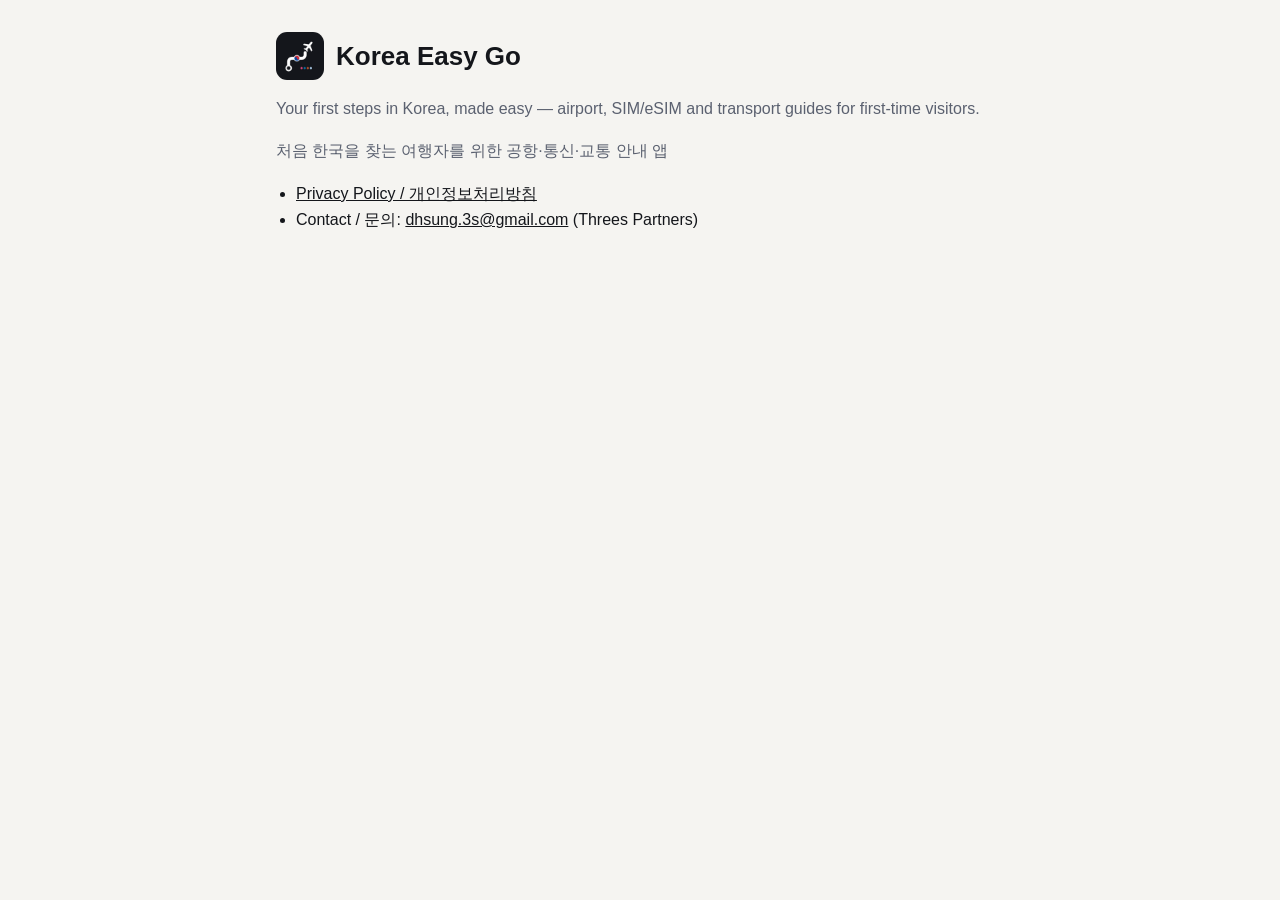
<file: index.html>
<!doctype html>
<html lang="en">
<head>
<meta charset="utf-8">
<meta name="viewport" content="width=device-width,initial-scale=1">
<title>Korea Easy Go</title>
<link rel="icon" href="icon.png">
<link rel="stylesheet" href="style.css">
</head>
<body>
<main>
  <header><img src="icon.png" alt=""><h1>Korea Easy Go</h1></header>
  <p class="muted">Your first steps in Korea, made easy — airport, SIM/eSIM and transport guides for first-time visitors.</p>
  <p class="muted">처음 한국을 찾는 여행자를 위한 공항·통신·교통 안내 앱</p>
  <ul>
    <li><a href="privacy/">Privacy Policy / 개인정보처리방침</a></li>
    <li>Contact / 문의: <a href="mailto:dhsung.3s@gmail.com">dhsung.3s@gmail.com</a> (Threes Partners)</li>
  </ul>
</main>
</body>
</html>
</file>
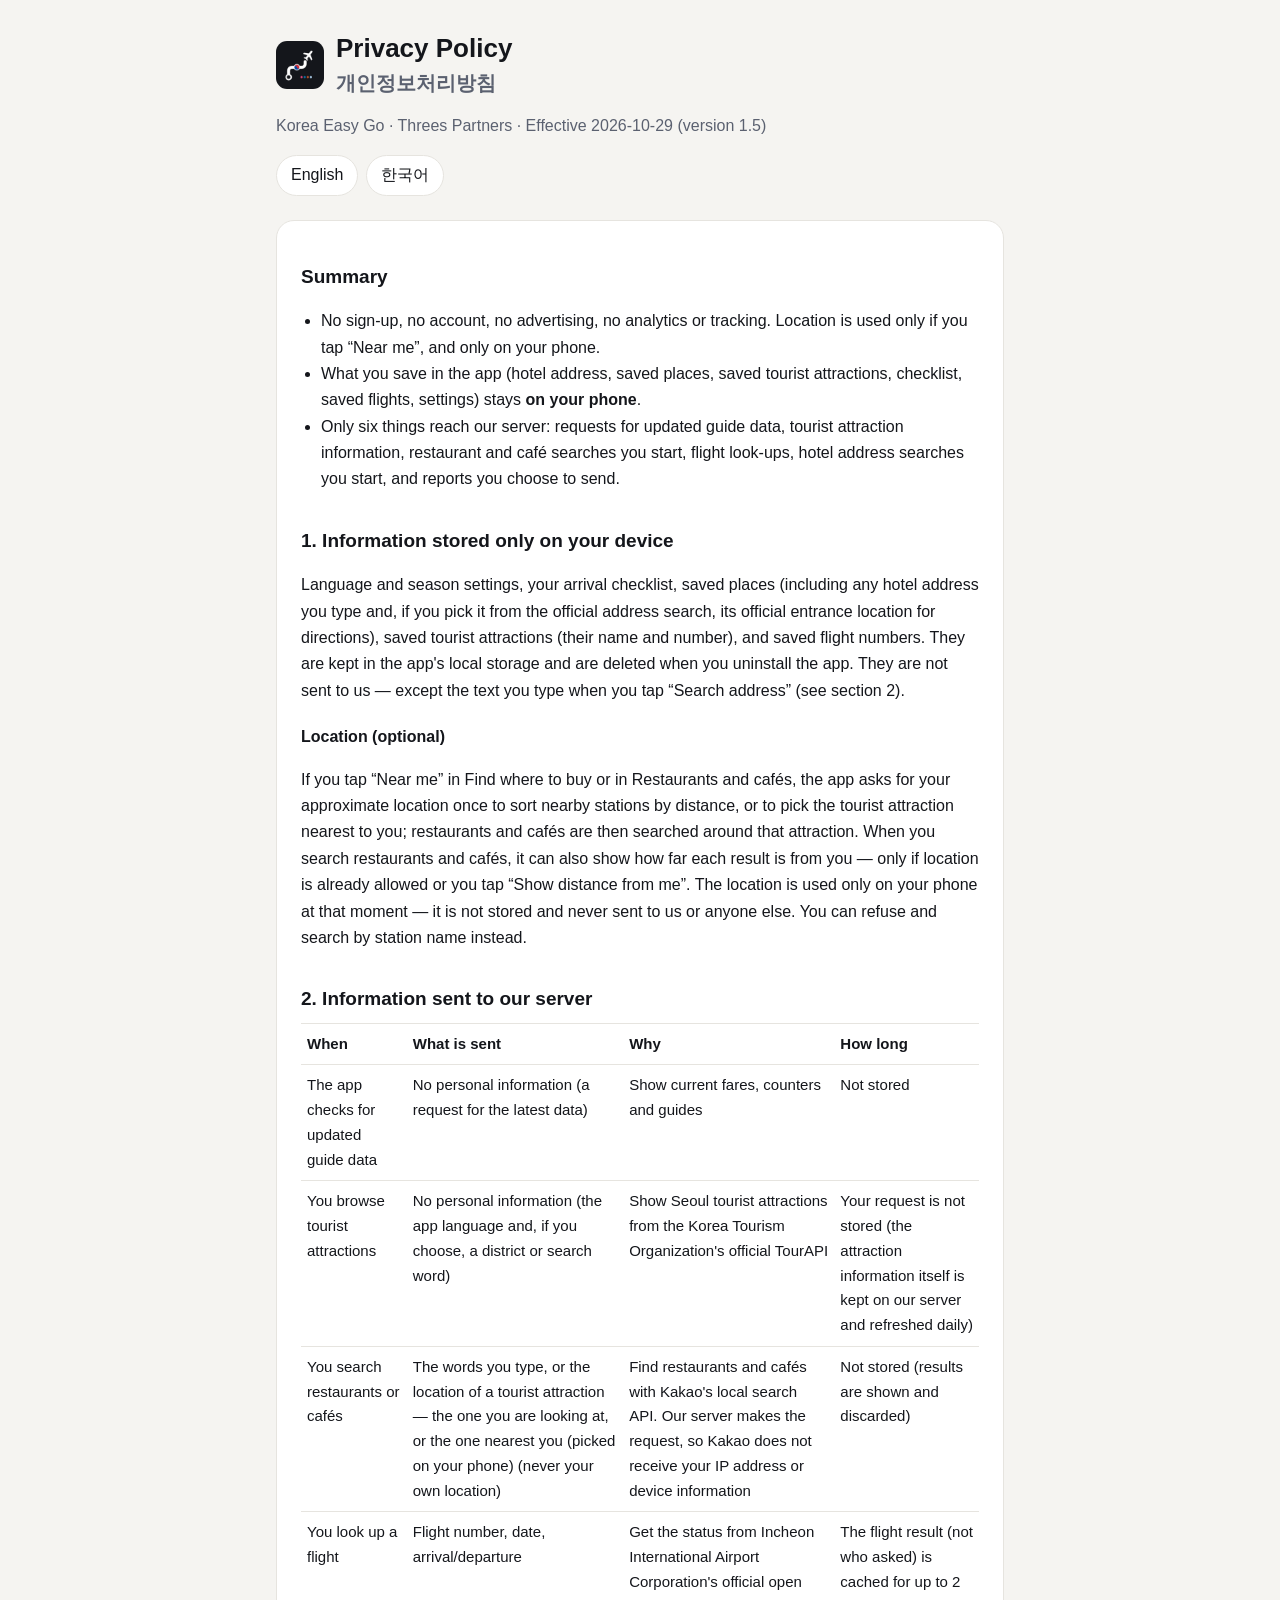
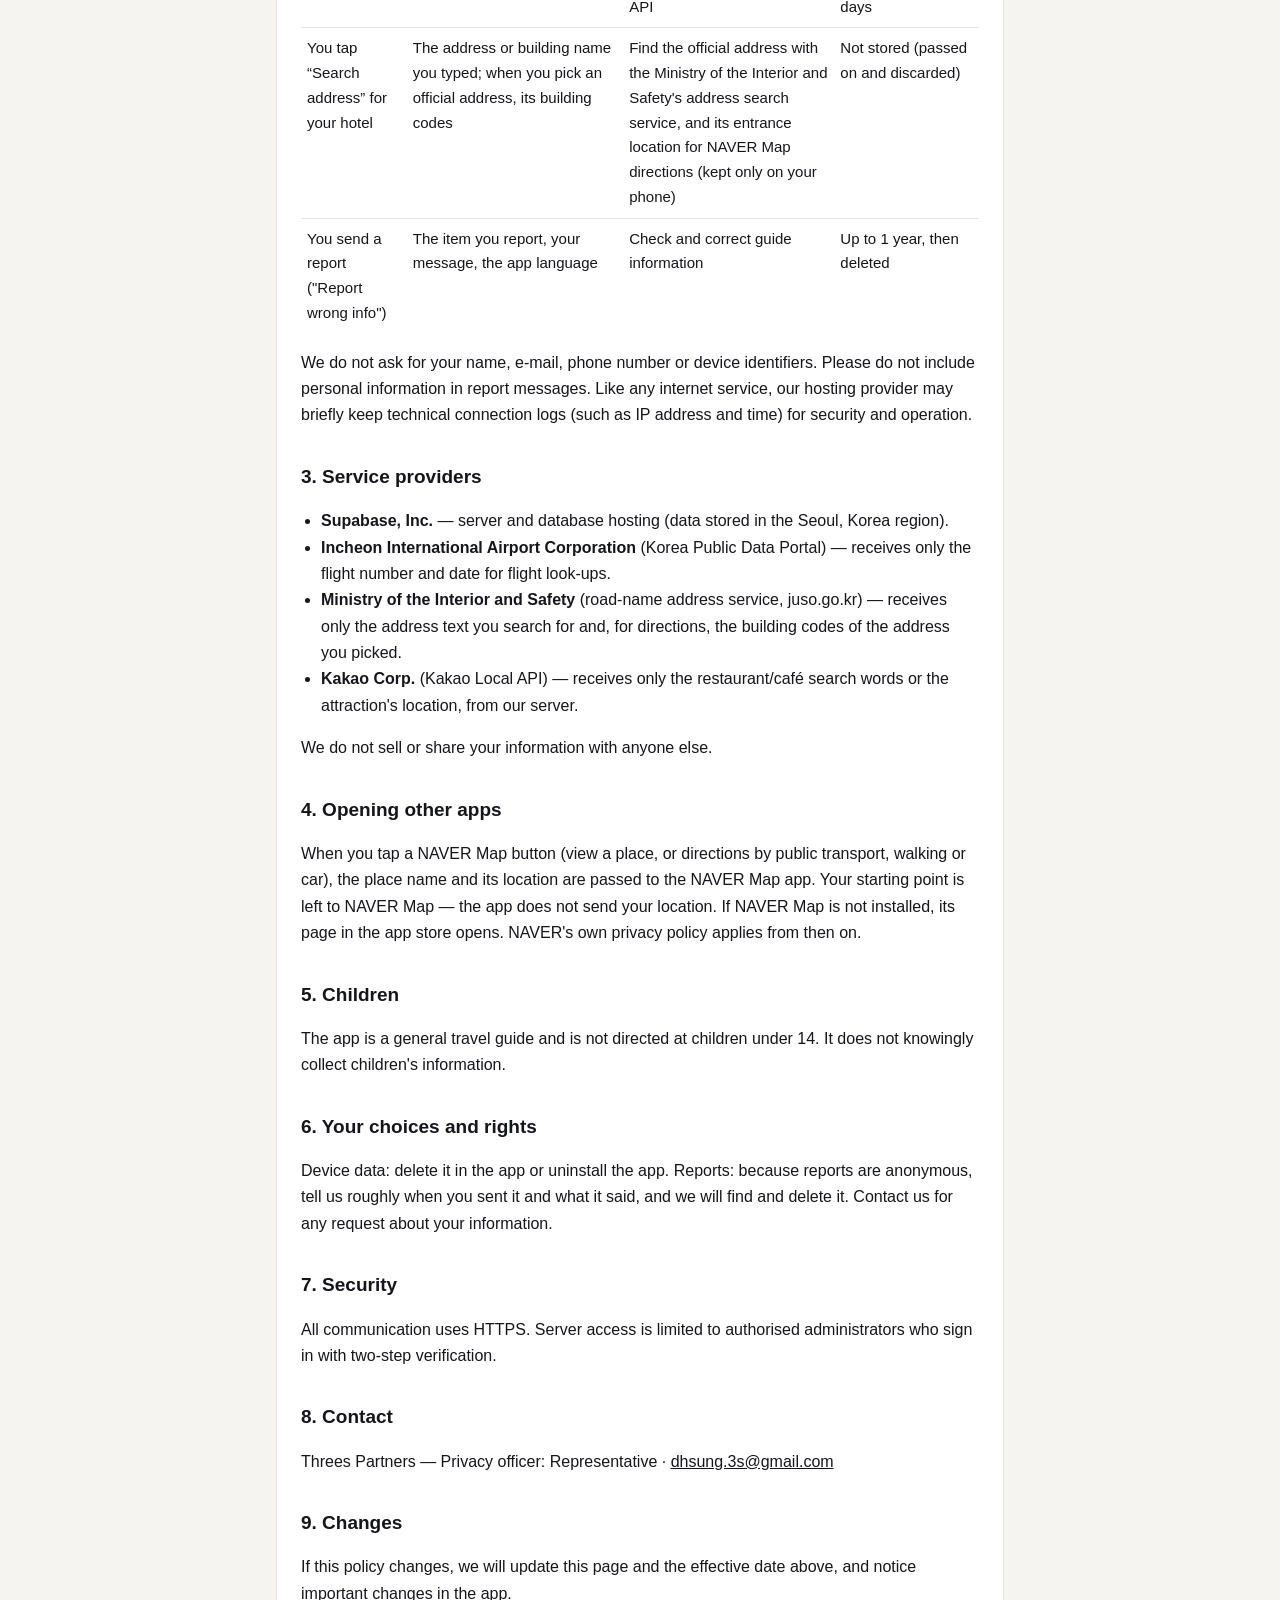
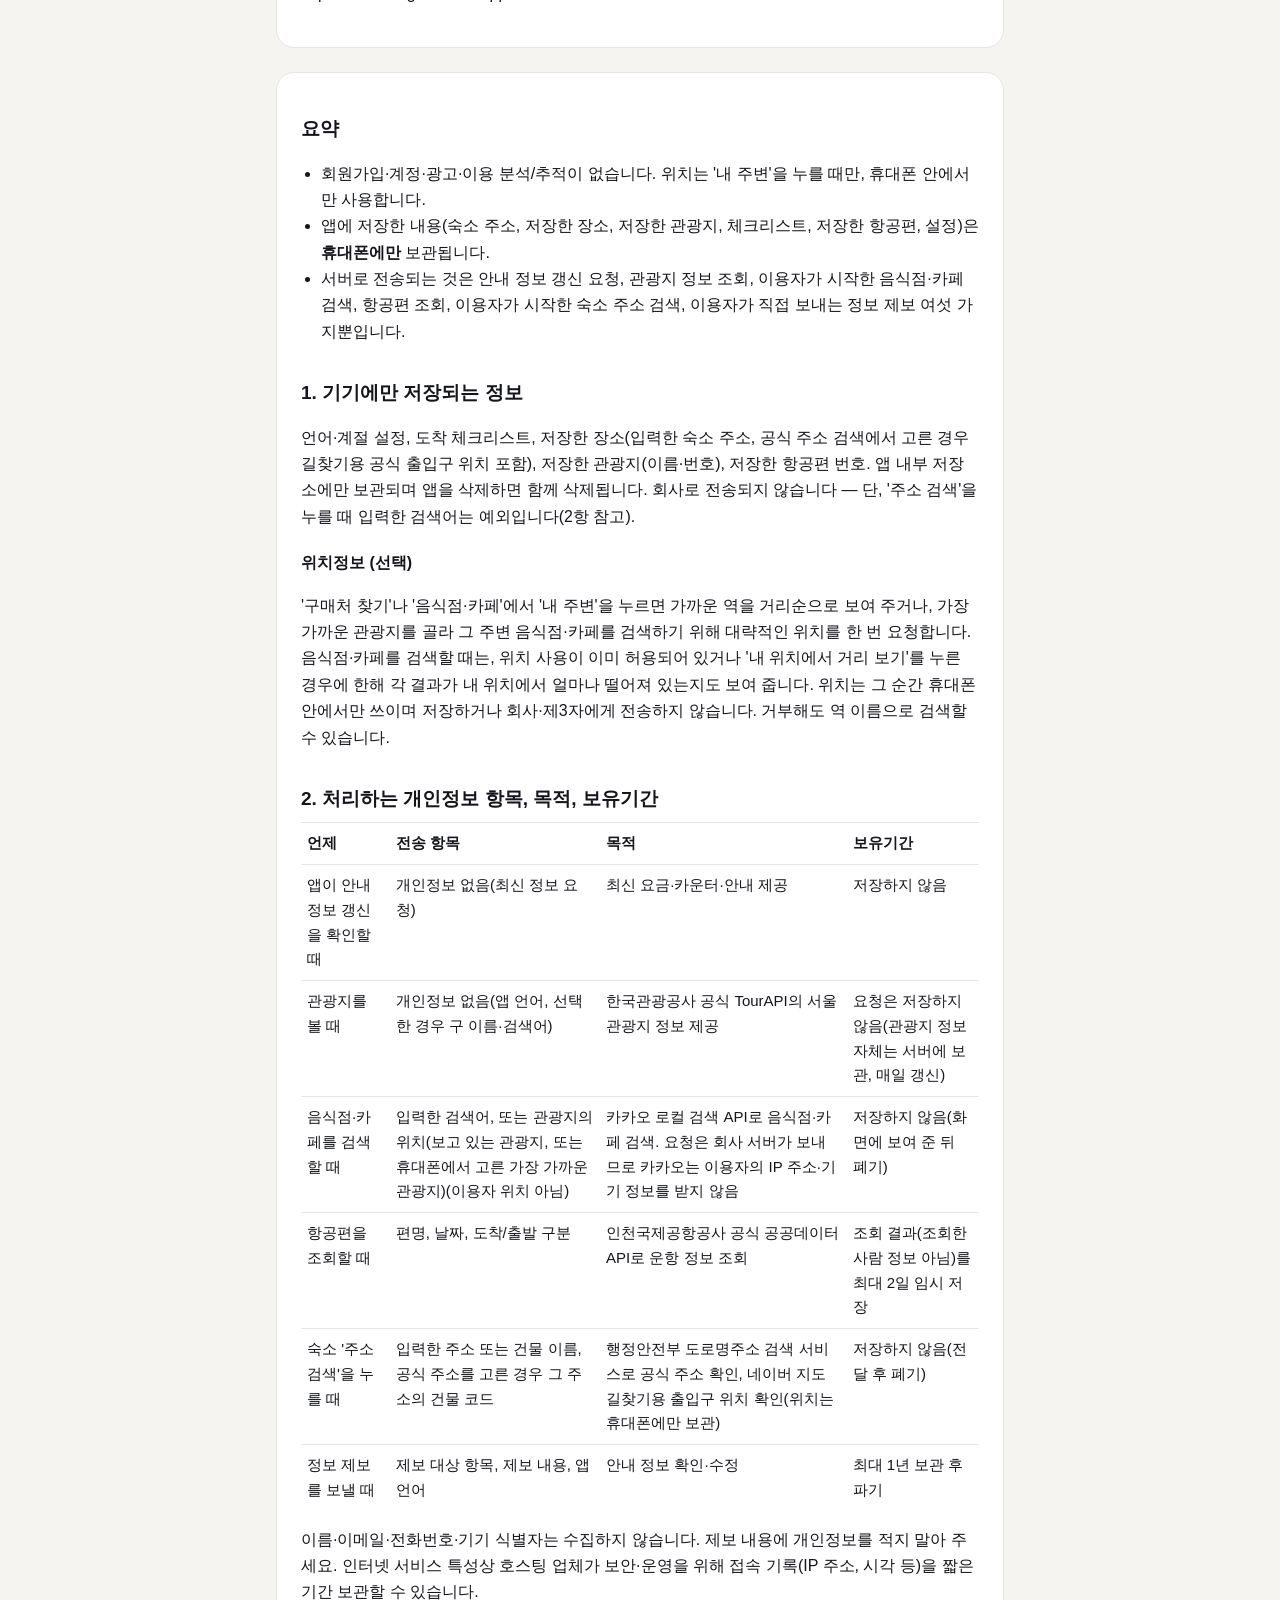
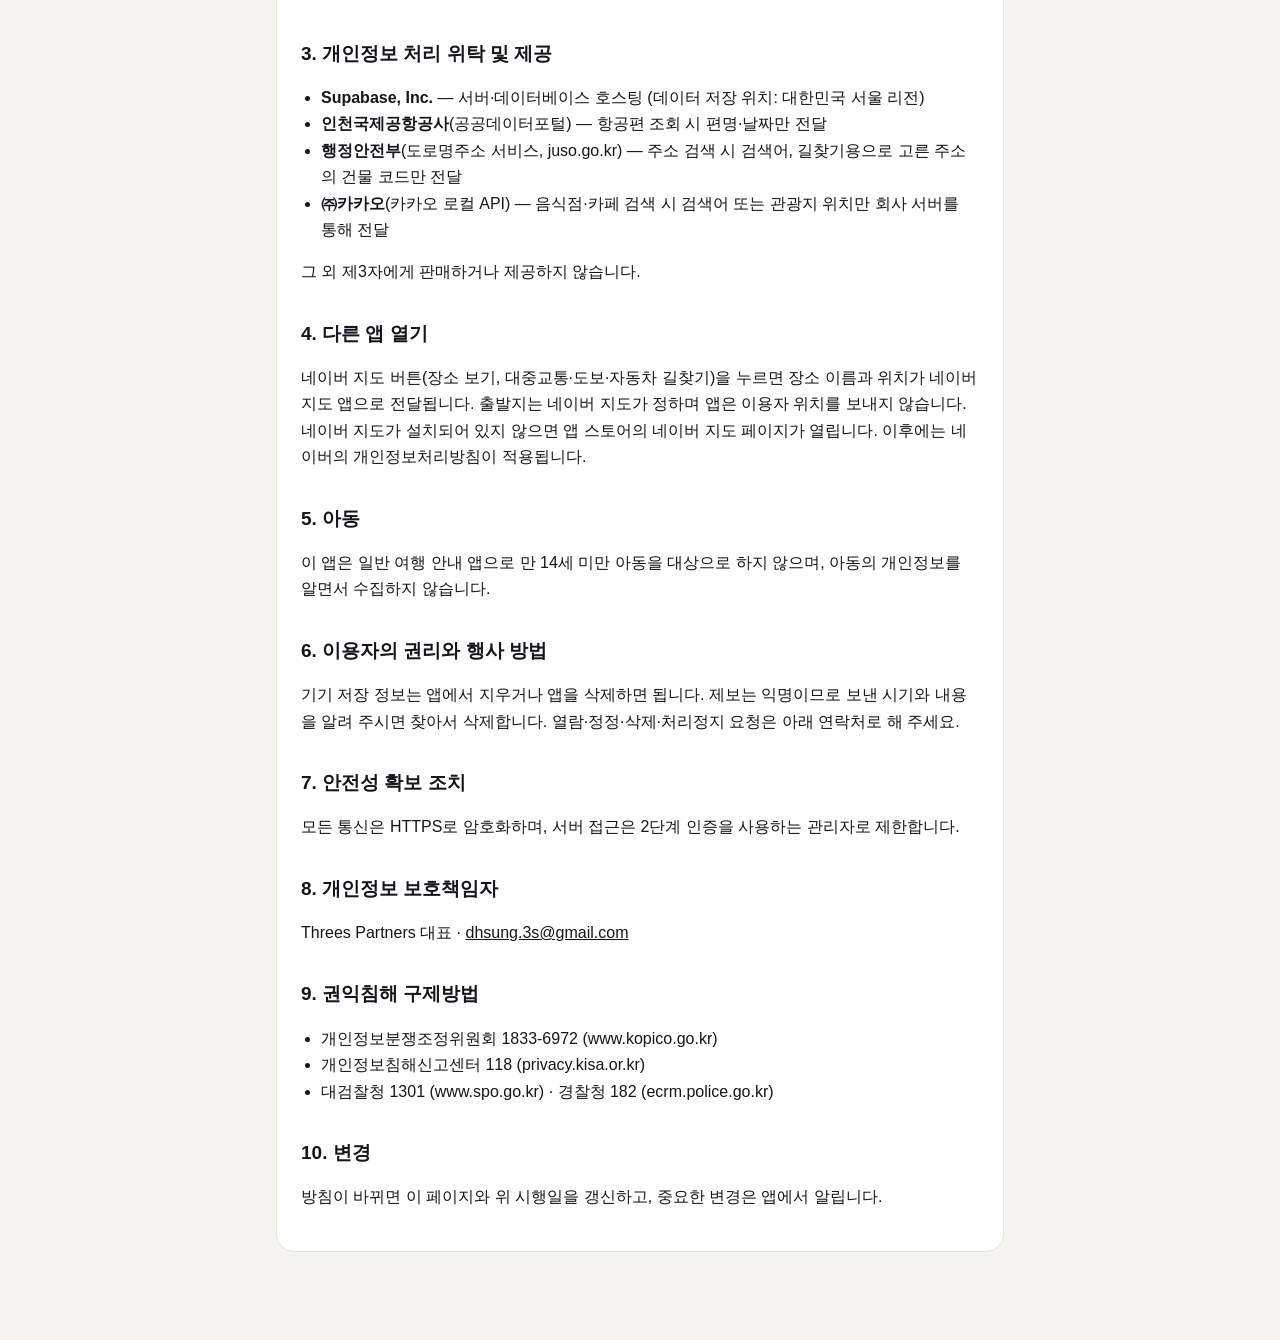
<file: privacy/index.html>
<!doctype html>
<html lang="en">
<head>
<meta charset="utf-8">
<meta name="viewport" content="width=device-width,initial-scale=1">
<title>Privacy Policy — Korea Easy Go</title>
<link rel="icon" href="../icon.png">
<link rel="stylesheet" href="../style.css">
</head>
<body>
<main>
  <header><img src="../icon.png" alt=""><h1>Privacy Policy<br><span class="muted" style="font-size:20px">개인정보처리방침</span></h1></header>
  <p class="muted">Korea Easy Go · Threes Partners · Effective 2026-10-29 (version 1.5)</p>
  <nav class="lang"><a href="#en">English</a><a href="#ko">한국어</a></nav>

  <!-- ─────────────────────────── English ─────────────────────────── -->
  <section id="en" lang="en">
    <h2>Summary</h2>
    <ul>
      <li>No sign-up, no account, no advertising, no analytics or tracking. Location is used only if you tap “Near me”, and only on your phone.</li>
      <li>What you save in the app (hotel address, saved places, saved tourist attractions, checklist, saved flights, settings) stays <strong>on your phone</strong>.</li>
      <li>Only six things reach our server: requests for updated guide data, tourist attraction information, restaurant and café searches you start, flight look-ups, hotel address searches you start, and reports you choose to send.</li>
    </ul>

    <h2>1. Information stored only on your device</h2>
    <p>Language and season settings, your arrival checklist, saved places (including any hotel address you type and, if you pick it from the official address search, its official entrance location for directions), saved tourist attractions (their name and number), and saved flight numbers.
      They are kept in the app's local storage and are deleted when you uninstall the app. They are not sent to us — except the text you type when you tap “Search address” (see section 2).</p>
    <h3>Location (optional)</h3>
    <p>If you tap “Near me” in Find where to buy or in Restaurants and cafés, the app asks for your approximate location once to sort nearby stations by distance, or to pick the tourist attraction nearest to you; restaurants and cafés are then searched around that attraction. When you search restaurants and cafés, it can also show how far each result is from you — only if location is already allowed or you tap “Show distance from me”.
      The location is used only on your phone at that moment — it is not stored and never sent to us or anyone else. You can refuse and search by station name instead.</p>

    <h2>2. Information sent to our server</h2>
    <table>
      <tr><th>When</th><th>What is sent</th><th>Why</th><th>How long</th></tr>
      <tr><td>The app checks for updated guide data</td><td>No personal information (a request for the latest data)</td><td>Show current fares, counters and guides</td><td>Not stored</td></tr>
      <tr><td>You browse tourist attractions</td><td>No personal information (the app language and, if you choose, a district or search word)</td><td>Show Seoul tourist attractions from the Korea Tourism Organization's official TourAPI</td><td>Your request is not stored (the attraction information itself is kept on our server and refreshed daily)</td></tr>
      <tr><td>You search restaurants or cafés</td><td>The words you type, or the location of a tourist attraction — the one you are looking at, or the one nearest you (picked on your phone) (never your own location)</td><td>Find restaurants and cafés with Kakao's local search API. Our server makes the request, so Kakao does not receive your IP address or device information</td><td>Not stored (results are shown and discarded)</td></tr>
      <tr><td>You look up a flight</td><td>Flight number, date, arrival/departure</td><td>Get the status from Incheon International Airport Corporation's official open API</td><td>The flight result (not who asked) is cached for up to 2 days</td></tr>
      <tr><td>You tap “Search address” for your hotel</td><td>The address or building name you typed; when you pick an official address, its building codes</td><td>Find the official address with the Ministry of the Interior and Safety's address search service, and its entrance location for NAVER Map directions (kept only on your phone)</td><td>Not stored (passed on and discarded)</td></tr>
      <tr><td>You send a report ("Report wrong info")</td><td>The item you report, your message, the app language</td><td>Check and correct guide information</td><td>Up to 1 year, then deleted</td></tr>
    </table>
    <p>We do not ask for your name, e-mail, phone number or device identifiers. Please do not include personal information in report messages.
      Like any internet service, our hosting provider may briefly keep technical connection logs (such as IP address and time) for security and operation.</p>

    <h2>3. Service providers</h2>
    <ul>
      <li><strong>Supabase, Inc.</strong> — server and database hosting (data stored in the Seoul, Korea region).</li>
      <li><strong>Incheon International Airport Corporation</strong> (Korea Public Data Portal) — receives only the flight number and date for flight look-ups.</li>
      <li><strong>Ministry of the Interior and Safety</strong> (road-name address service, juso.go.kr) — receives only the address text you search for and, for directions, the building codes of the address you picked.</li>
      <li><strong>Kakao Corp.</strong> (Kakao Local API) — receives only the restaurant/café search words or the attraction's location, from our server.</li>
    </ul>
    <p>We do not sell or share your information with anyone else.</p>

    <h2>4. Opening other apps</h2>
    <p>When you tap a NAVER Map button (view a place, or directions by public transport, walking or car), the place name and its location are passed to the NAVER Map app. Your starting point is left to NAVER Map — the app does not send your location. If NAVER Map is not installed, its page in the app store opens. NAVER's own privacy policy applies from then on.</p>

    <h2>5. Children</h2>
    <p>The app is a general travel guide and is not directed at children under 14. It does not knowingly collect children's information.</p>

    <h2>6. Your choices and rights</h2>
    <p>Device data: delete it in the app or uninstall the app. Reports: because reports are anonymous, tell us roughly when you sent it and what it said, and we will find and delete it.
      Contact us for any request about your information.</p>

    <h2>7. Security</h2>
    <p>All communication uses HTTPS. Server access is limited to authorised administrators who sign in with two-step verification.</p>

    <h2>8. Contact</h2>
    <p>Threes Partners — Privacy officer: Representative · <a href="mailto:dhsung.3s@gmail.com">dhsung.3s@gmail.com</a></p>

    <h2>9. Changes</h2>
    <p>If this policy changes, we will update this page and the effective date above, and notice important changes in the app.</p>
  </section>

  <!-- ─────────────────────────── 한국어 ─────────────────────────── -->
  <section id="ko" lang="ko">
    <h2>요약</h2>
    <ul>
      <li>회원가입·계정·광고·이용 분석/추적이 없습니다. 위치는 '내 주변'을 누를 때만, 휴대폰 안에서만 사용합니다.</li>
      <li>앱에 저장한 내용(숙소 주소, 저장한 장소, 저장한 관광지, 체크리스트, 저장한 항공편, 설정)은 <strong>휴대폰에만</strong> 보관됩니다.</li>
      <li>서버로 전송되는 것은 안내 정보 갱신 요청, 관광지 정보 조회, 이용자가 시작한 음식점·카페 검색, 항공편 조회, 이용자가 시작한 숙소 주소 검색, 이용자가 직접 보내는 정보 제보 여섯 가지뿐입니다.</li>
    </ul>

    <h2>1. 기기에만 저장되는 정보</h2>
    <p>언어·계절 설정, 도착 체크리스트, 저장한 장소(입력한 숙소 주소, 공식 주소 검색에서 고른 경우 길찾기용 공식 출입구 위치 포함), 저장한 관광지(이름·번호), 저장한 항공편 번호. 앱 내부 저장소에만 보관되며 앱을 삭제하면 함께 삭제됩니다. 회사로 전송되지 않습니다 — 단, '주소 검색'을 누를 때 입력한 검색어는 예외입니다(2항 참고).</p>
    <h3>위치정보 (선택)</h3>
    <p>'구매처 찾기'나 '음식점·카페'에서 '내 주변'을 누르면 가까운 역을 거리순으로 보여 주거나, 가장 가까운 관광지를 골라 그 주변 음식점·카페를 검색하기 위해 대략적인 위치를 한 번 요청합니다. 음식점·카페를 검색할 때는, 위치 사용이 이미 허용되어 있거나 '내 위치에서 거리 보기'를 누른 경우에 한해 각 결과가 내 위치에서 얼마나 떨어져 있는지도 보여 줍니다.
      위치는 그 순간 휴대폰 안에서만 쓰이며 저장하거나 회사·제3자에게 전송하지 않습니다. 거부해도 역 이름으로 검색할 수 있습니다.</p>

    <h2>2. 처리하는 개인정보 항목, 목적, 보유기간</h2>
    <table>
      <tr><th>언제</th><th>전송 항목</th><th>목적</th><th>보유기간</th></tr>
      <tr><td>앱이 안내 정보 갱신을 확인할 때</td><td>개인정보 없음(최신 정보 요청)</td><td>최신 요금·카운터·안내 제공</td><td>저장하지 않음</td></tr>
      <tr><td>관광지를 볼 때</td><td>개인정보 없음(앱 언어, 선택한 경우 구 이름·검색어)</td><td>한국관광공사 공식 TourAPI의 서울 관광지 정보 제공</td><td>요청은 저장하지 않음(관광지 정보 자체는 서버에 보관, 매일 갱신)</td></tr>
      <tr><td>음식점·카페를 검색할 때</td><td>입력한 검색어, 또는 관광지의 위치(보고 있는 관광지, 또는 휴대폰에서 고른 가장 가까운 관광지)(이용자 위치 아님)</td><td>카카오 로컬 검색 API로 음식점·카페 검색. 요청은 회사 서버가 보내므로 카카오는 이용자의 IP 주소·기기 정보를 받지 않음</td><td>저장하지 않음(화면에 보여 준 뒤 폐기)</td></tr>
      <tr><td>항공편을 조회할 때</td><td>편명, 날짜, 도착/출발 구분</td><td>인천국제공항공사 공식 공공데이터 API로 운항 정보 조회</td><td>조회 결과(조회한 사람 정보 아님)를 최대 2일 임시 저장</td></tr>
      <tr><td>숙소 '주소 검색'을 누를 때</td><td>입력한 주소 또는 건물 이름, 공식 주소를 고른 경우 그 주소의 건물 코드</td><td>행정안전부 도로명주소 검색 서비스로 공식 주소 확인, 네이버 지도 길찾기용 출입구 위치 확인(위치는 휴대폰에만 보관)</td><td>저장하지 않음(전달 후 폐기)</td></tr>
      <tr><td>정보 제보를 보낼 때</td><td>제보 대상 항목, 제보 내용, 앱 언어</td><td>안내 정보 확인·수정</td><td>최대 1년 보관 후 파기</td></tr>
    </table>
    <p>이름·이메일·전화번호·기기 식별자는 수집하지 않습니다. 제보 내용에 개인정보를 적지 말아 주세요.
      인터넷 서비스 특성상 호스팅 업체가 보안·운영을 위해 접속 기록(IP 주소, 시각 등)을 짧은 기간 보관할 수 있습니다.</p>

    <h2>3. 개인정보 처리 위탁 및 제공</h2>
    <ul>
      <li><strong>Supabase, Inc.</strong> — 서버·데이터베이스 호스팅 (데이터 저장 위치: 대한민국 서울 리전)</li>
      <li><strong>인천국제공항공사</strong>(공공데이터포털) — 항공편 조회 시 편명·날짜만 전달</li>
      <li><strong>행정안전부</strong>(도로명주소 서비스, juso.go.kr) — 주소 검색 시 검색어, 길찾기용으로 고른 주소의 건물 코드만 전달</li>
      <li><strong>㈜카카오</strong>(카카오 로컬 API) — 음식점·카페 검색 시 검색어 또는 관광지 위치만 회사 서버를 통해 전달</li>
    </ul>
    <p>그 외 제3자에게 판매하거나 제공하지 않습니다.</p>

    <h2>4. 다른 앱 열기</h2>
    <p>네이버 지도 버튼(장소 보기, 대중교통·도보·자동차 길찾기)을 누르면 장소 이름과 위치가 네이버 지도 앱으로 전달됩니다. 출발지는 네이버 지도가 정하며 앱은 이용자 위치를 보내지 않습니다. 네이버 지도가 설치되어 있지 않으면 앱 스토어의 네이버 지도 페이지가 열립니다. 이후에는 네이버의 개인정보처리방침이 적용됩니다.</p>

    <h2>5. 아동</h2>
    <p>이 앱은 일반 여행 안내 앱으로 만 14세 미만 아동을 대상으로 하지 않으며, 아동의 개인정보를 알면서 수집하지 않습니다.</p>

    <h2>6. 이용자의 권리와 행사 방법</h2>
    <p>기기 저장 정보는 앱에서 지우거나 앱을 삭제하면 됩니다. 제보는 익명이므로 보낸 시기와 내용을 알려 주시면 찾아서 삭제합니다.
      열람·정정·삭제·처리정지 요청은 아래 연락처로 해 주세요.</p>

    <h2>7. 안전성 확보 조치</h2>
    <p>모든 통신은 HTTPS로 암호화하며, 서버 접근은 2단계 인증을 사용하는 관리자로 제한합니다.</p>

    <h2>8. 개인정보 보호책임자</h2>
    <p>Threes Partners 대표 · <a href="mailto:dhsung.3s@gmail.com">dhsung.3s@gmail.com</a></p>

    <h2>9. 권익침해 구제방법</h2>
    <ul>
      <li>개인정보분쟁조정위원회 1833-6972 (www.kopico.go.kr)</li>
      <li>개인정보침해신고센터 118 (privacy.kisa.or.kr)</li>
      <li>대검찰청 1301 (www.spo.go.kr) · 경찰청 182 (ecrm.police.go.kr)</li>
    </ul>

    <h2>10. 변경</h2>
    <p>방침이 바뀌면 이 페이지와 위 시행일을 갱신하고, 중요한 변경은 앱에서 알립니다.</p>
  </section>
</main>
</body>
</html>
</file>
<file: style.css>
:root{--ink:#14161B;--muted:#5B6170;--line:#E6E4DF;--canvas:#F5F4F1;--surface:#fff}
@media (prefers-color-scheme:dark){:root{--ink:#F1F0EC;--muted:#A8ACB6;--line:#2E3138;--canvas:#14161B;--surface:#1C1F25}}
*{box-sizing:border-box}
body{margin:0;background:var(--canvas);color:var(--ink);font:16px/1.65 -apple-system,BlinkMacSystemFont,"Segoe UI","Apple SD Gothic Neo","Noto Sans KR",sans-serif}
main{max-width:760px;margin:0 auto;padding:32px 16px 64px}
header{display:flex;align-items:center;gap:12px;margin-bottom:8px}
header img{width:48px;height:48px;border-radius:11px}
h1{font-size:26px;line-height:1.25;margin:0}
h2{font-size:19px;margin:32px 0 8px}
h3{font-size:16px;margin:20px 0 4px}
a{color:inherit}
.muted{color:var(--muted)}
nav.lang{display:flex;gap:8px;margin:16px 0 24px}
nav.lang a{padding:6px 14px;border:1px solid var(--line);border-radius:999px;text-decoration:none;background:var(--surface)}
section{background:var(--surface);border:1px solid var(--line);border-radius:18px;padding:8px 24px 24px;margin-bottom:24px}
table{border-collapse:collapse;width:100%;font-size:15px}
th,td{border-top:1px solid var(--line);padding:8px 6px;text-align:left;vertical-align:top}
ul{padding-left:20px}
</file>
